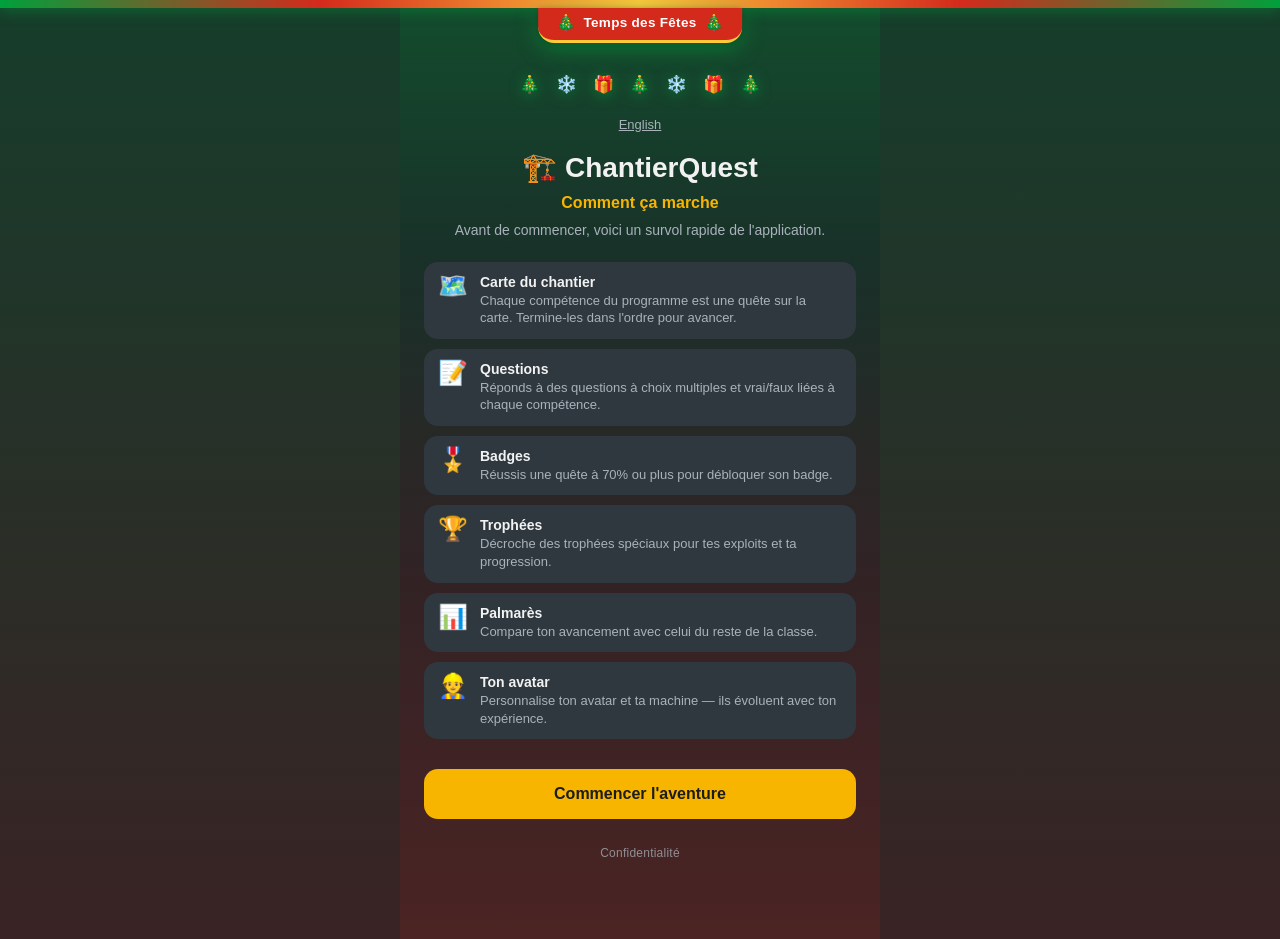
<file: index.html>
<!DOCTYPE html>
<html lang="fr">
<head>
<meta charset="UTF-8" />
<meta name="viewport" content="width=device-width, initial-scale=1, maximum-scale=1, viewport-fit=cover" />
<title>ChantierQuest — DEP 5220 / 5720</title>
<meta name="description" content="Application de révision gamifiée pour les élèves du DEP en Charpenterie-menuiserie." />
<meta name="theme-color" content="#8A6516" />

<!-- Ce qui fait d'une page web une application installable -->
<link rel="manifest" href="manifest.json" />
<link rel="icon" href="favicon.svg" type="image/svg+xml" />
<link rel="apple-touch-icon" href="icons/icon-192.png" />
<!-- iOS : plein écran, sans barre de navigateur, une fois ajoutée à l'écran d'accueil -->
<meta name="apple-mobile-web-app-capable" content="yes" />
<meta name="mobile-web-app-capable" content="yes" />
<meta name="apple-mobile-web-app-status-bar-style" content="black-translucent" />
<meta name="apple-mobile-web-app-title" content="ChantierQuest" />

<link rel="stylesheet" href="style.css" />
</head>
<body>
<div id="app"></div>
<script src="data.js"></script>
<!-- Carnet de stage : module en option de licence, chargé AVANT app.js.
     Inerte si l'option « carnet » n'est pas active pour le centre. -->
<script src="carnet.js"></script>
<!-- Messagerie enseignant → élève : chargée AVANT app.js (déclarations seulement) -->
<script src="messagerie.js"></script>
<script src="app.js"></script>
<!-- Couche d'accents saisonniers (décorative, optionnelle).
     Aperçu : ?theme=halloween | ?theme=noel | ?theme=paques | ?theme=aucun -->
<script src="theme-saisonnier.js"></script>
<script>
  // Enregistre le service worker : c'est lui qui rend l'app disponible hors ligne.
  if ("serviceWorker" in navigator) {
    window.addEventListener("load", function () {
      navigator.serviceWorker.register("sw.js").catch(function (e) {
        console.warn("Service worker non enregistré:", e);
      });
    });
  }
</script>
</body>
</html>
</file>
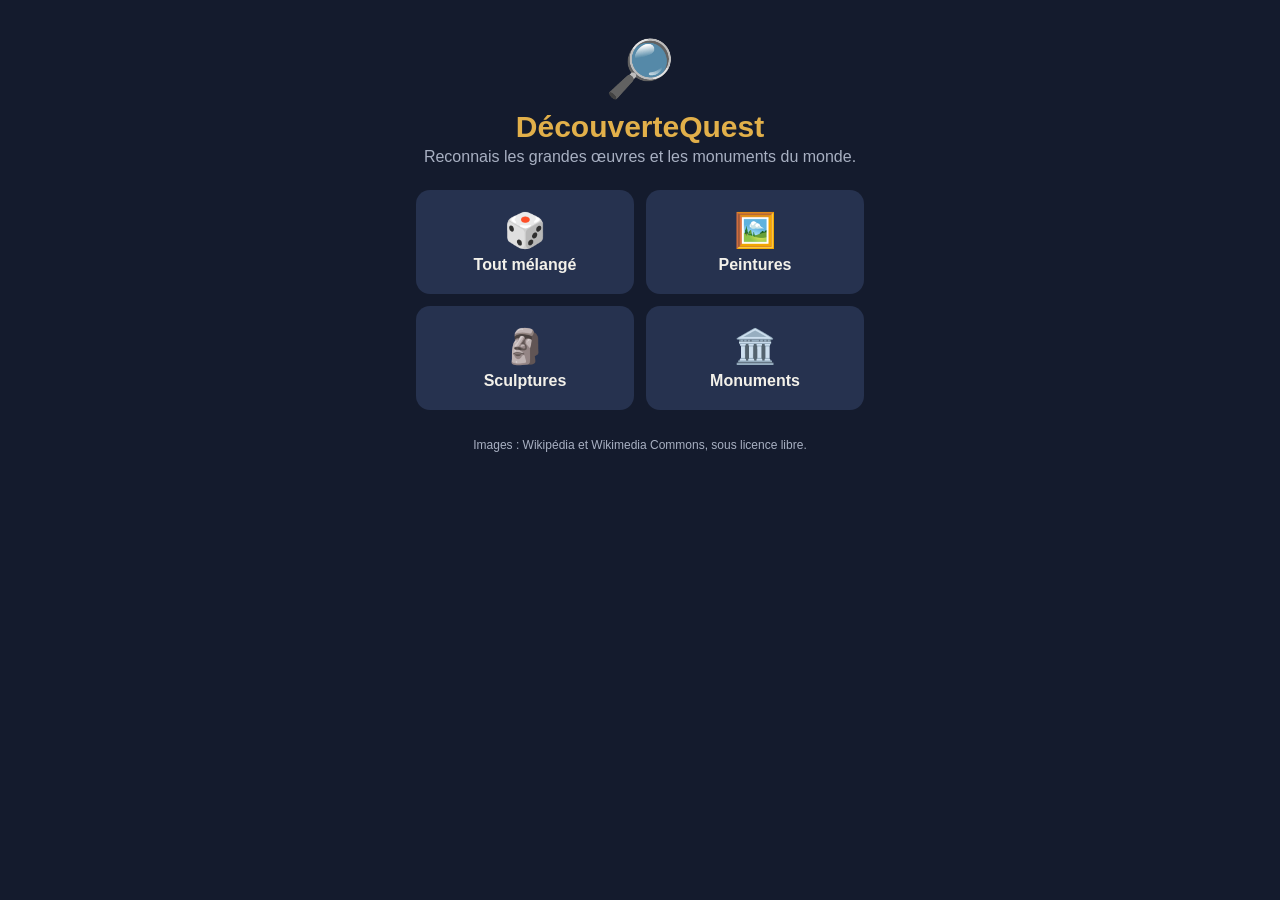
<file: decouverte/index.html>
<!DOCTYPE html>
<html lang="fr">
<head>
<meta charset="UTF-8" />
<meta name="viewport" content="width=device-width, initial-scale=1, maximum-scale=1, viewport-fit=cover" />
<title>DécouverteQuest</title>
<meta name="description" content="Jeu-questionnaire : reconnais les grandes œuvres d'art et les monuments du monde." />
<meta name="theme-color" content="#141b2d" />

<link rel="manifest" href="manifest.json" />
<!-- iOS : plein écran une fois ajoutée à l'écran d'accueil -->
<meta name="apple-mobile-web-app-capable" content="yes" />
<meta name="mobile-web-app-capable" content="yes" />
<meta name="apple-mobile-web-app-status-bar-style" content="black-translucent" />
<meta name="apple-mobile-web-app-title" content="DécouverteQuest" />

<link rel="stylesheet" href="style.css" />
</head>
<body>
<div id="app"></div>
<script src="data.js"></script>
<script src="app.js"></script>
</body>
</html>
</file>
<file: style.css>
:root {
  --safety-yellow: #f7b500;
  --dark: #1c2126;
  --dark-2: #262d35;
  --card: #2f383f;
  --text: #f2f2f2;
  --muted: #a9b2ba;
  --success: #3bb54a;
  --danger: #e13c3c;
  --radius: 14px;
}

* { box-sizing: border-box; }

html, body {
  margin: 0;
  padding: 0;
  background: var(--dark);
  color: var(--text);
  font-family: -apple-system, BlinkMacSystemFont, "Segoe UI", Roboto, Helvetica, Arial, sans-serif;
  -webkit-tap-highlight-color: transparent;
}

#app {
  max-width: 480px;
  margin: 0 auto;
  min-height: 100vh;
  display: flex;
  flex-direction: column;
  background: var(--dark);
  padding-top: env(safe-area-inset-top);
  padding-bottom: calc(24px + env(safe-area-inset-bottom));
}

button {
  font-family: inherit;
  cursor: pointer;
  border: none;
}

/* ---------- Onboarding ---------- */
.onboarding {
  padding: 32px 24px;
  display: flex;
  flex-direction: column;
  gap: 10px;
  text-align: center;
}
.lang-toggle-top { text-align: right; }
.lang-toggle-top button {
  background: none;
  color: var(--muted);
  text-decoration: underline;
  font-size: 13px;
}
.onboarding h1 { font-size: 28px; margin: 8px 0 0; }
.tagline { color: var(--safety-yellow); font-weight: 600; margin: 0; }
.program-title { color: var(--muted); font-size: 13px; margin-bottom: 16px; }
.field-label { text-align: left; font-size: 13px; color: var(--muted); margin-top: 12px; }
#nameInput, #classCodeInput {
  padding: 14px;
  border-radius: var(--radius);
  border: 1px solid #444;
  background: var(--dark-2);
  color: var(--text);
  font-size: 16px;
}
.totem-card {
  background: var(--card);
  border: 1px solid #3a444c;
  border-left: 3px solid var(--safety-yellow);
  border-radius: var(--radius);
  padding: 18px 16px;
  text-align: center;
}
.totem-emoji { font-size: 42px; line-height: 1; }
.totem-name { font-family: Georgia, "Times New Roman", serif; font-size: 24px; font-weight: 600; color: var(--text); margin-top: 8px; }
.totem-name b { color: var(--safety-yellow); font-weight: 600; }
.totem-hint { font-size: 12px; color: var(--muted); margin-top: 8px; line-height: 1.4; }
.totem-reroll {
  margin-top: 12px;
  width: 100%;
  background: var(--dark-2);
  color: var(--text);
  border: 1px solid #3a444c;
  border-radius: var(--radius);
  padding: 13px;
  font-size: 14px;
  font-weight: 600;
}
.share-toggle {
  margin-top: 18px;
  background: var(--card);
  border: 1px solid #3a444c;
  border-radius: var(--radius);
  padding: 14px 16px;
  display: flex;
  align-items: center;
  gap: 12px;
  cursor: pointer;
  text-align: left;
}
.share-toggle .tog {
  width: 44px; height: 26px; border-radius: 13px;
  background: #3a444c; flex-shrink: 0; position: relative; transition: background .18s;
}
.share-toggle .tog::after {
  content: ""; position: absolute; top: 3px; left: 3px;
  width: 20px; height: 20px; border-radius: 50%; background: #fff; transition: left .18s;
}
.share-toggle.on .tog { background: var(--safety-yellow); }
.share-toggle.on .tog::after { left: 21px; }
.share-lbl b { font-size: 14px; color: var(--text); }
.share-lbl small { display: block; color: var(--muted); font-size: 12px; margin-top: 2px; line-height: 1.35; }
.share-status { font-size: 12.5px; color: var(--muted); margin-top: 12px; text-align: center; }
.share-status.on { color: var(--safety-yellow); }
.access-gate { justify-content: center; }
.access-code-input {
  padding: 20px 16px;
  border-radius: var(--radius);
  border: 2px solid #555;
  background: var(--dark-2);
  color: var(--text);
  font-size: 26px;
  font-weight: 700;
  letter-spacing: 3px;
  text-align: center;
  text-transform: uppercase;
  width: 100%;
  box-sizing: border-box;
  margin-top: 8px;
}
.access-code-input:focus {
  outline: none;
  border-color: var(--safety-yellow);
}
.access-error {
  color: #ff6b5e;
  font-size: 14px;
  margin-top: 12px;
  text-align: center;
}
.welcome-screen { text-align: left; }
.welcome-screen .lang-toggle-top,
.welcome-screen h1,
.welcome-screen .tagline { text-align: center; }
.welcome-intro {
  color: var(--muted);
  font-size: 14px;
  text-align: center;
  margin: 0 0 6px;
}
.welcome-list {
  display: flex;
  flex-direction: column;
  gap: 10px;
  margin-top: 8px;
}
.welcome-item {
  display: flex;
  align-items: flex-start;
  gap: 12px;
  background: var(--card);
  border-radius: var(--radius);
  padding: 12px 14px;
}
.welcome-icon { font-size: 24px; line-height: 1; }
.welcome-item-title { font-weight: 700; font-size: 14px; margin-bottom: 2px; }
.welcome-item-desc { font-size: 13px; color: var(--muted); line-height: 1.35; }
.avatar-char-grid {
  display: grid;
  grid-template-columns: repeat(3, 1fr);
  gap: 10px;
  margin-top: 6px;
}
.avatar-char-btn {
  background: var(--dark-2);
  border: 2px solid transparent;
  border-radius: var(--radius);
  padding: 8px 4px;
  display: flex;
  flex-direction: column;
  align-items: center;
  gap: 4px;
}
.avatar-char-btn svg { border-radius: 50%; }
.avatar-char-btn span { font-size: 10px; color: var(--muted); line-height: 1.2; text-align: center; }
.avatar-char-btn.selected { border-color: var(--safety-yellow); }
.avatar-char-btn.selected span { color: var(--text); font-weight: 600; }

.color-picker { display: flex; gap: 10px; justify-content: center; flex-wrap: wrap; margin-top: 14px; }
.color-swatch {
  width: 30px; height: 30px;
  border-radius: 50%;
  border: 3px solid transparent;
}
.color-swatch.selected { border-color: white; }

.vehicle-grid {
  display: grid;
  grid-template-columns: repeat(2, 1fr);
  gap: 10px;
  margin-top: 6px;
}
.vehicle-btn {
  background: var(--dark-2);
  border: 2px solid transparent;
  border-radius: var(--radius);
  padding: 10px 4px 8px;
  display: flex;
  flex-direction: column;
  align-items: center;
  gap: 4px;
}
.vehicle-btn.selected { border-color: var(--safety-yellow); }
.vehicle-btn span { font-size: 11px; color: var(--muted); }
.vehicle-btn.selected span { color: var(--text); font-weight: 600; }

.vehicle-showcase {
  background: var(--card);
  border-radius: var(--radius);
  padding: 10px 10px 14px;
  margin-bottom: 16px;
  display: flex;
  flex-direction: column;
  align-items: center;
}
.vehicle-frame {
  height: 190px;
  width: 100%;
  display: flex;
  align-items: flex-end;
  justify-content: center;
  overflow: visible;
}
.vehicle-caption { font-size: 12px; color: var(--muted); margin-top: 8px; text-align: center; }
.cta {
  margin-top: 20px;
  background: var(--safety-yellow);
  color: #1c1c1c;
  font-weight: 700;
  font-size: 16px;
  padding: 16px;
  border-radius: var(--radius);
}
.secondary {
  margin-top: 10px;
  background: var(--card);
  color: var(--text);
  padding: 14px;
  border-radius: var(--radius);
}
.secondary.danger { color: var(--danger); }

/* ---------- Topbar ---------- */
.topbar {
  display: flex;
  align-items: center;
  justify-content: space-between;
  padding: 16px 16px 8px;
}
.brand { display: flex; align-items: center; gap: 10px; }
.avatar-chip {
  width: 42px; height: 42px; border-radius: 50%;
  display: flex; align-items: center; justify-content: center;
  overflow: hidden;
  flex-shrink: 0;
}
.avatar-chip svg { display: block; }
.brand-name { font-weight: 700; font-size: 15px; }
.brand-level { font-size: 12px; color: var(--muted); }
.topbar-actions { display: flex; align-items: center; gap: 8px; }
.lang-btn {
  background: var(--card);
  color: var(--text);
  padding: 8px 12px;
  border-radius: 10px;
  font-size: 13px;
  font-weight: 700;
}
.reset-btn {
  background: var(--card);
  color: var(--muted);
  width: 34px;
  height: 34px;
  border-radius: 10px;
  font-size: 15px;
  display: flex;
  align-items: center;
  justify-content: center;
}

.tabs {
  display: flex;
  gap: 6px;
  padding: 0 16px 12px;
}
.tabs button {
  flex: 1;
  background: var(--dark-2);
  color: var(--muted);
  padding: 9px 3px;
  border-radius: 10px;
  font-size: 11px;
  white-space: nowrap;
}
.tabs button.active {
  background: var(--safety-yellow);
  color: #1c1c1c;
  font-weight: 700;
}

.content { padding: 8px 16px 24px; }

/* ---------- Progress / Map ---------- */
.progress-banner { margin-bottom: 16px; }
.progress-bar {
  height: 10px;
  background: var(--dark-2);
  border-radius: 6px;
  overflow: hidden;
}
.progress-fill {
  height: 100%;
  background: linear-gradient(90deg, var(--safety-yellow), var(--success));
}
.progress-label { font-size: 12px; color: var(--muted); margin-top: 6px; text-align: right; }

.quest-path { display: flex; flex-direction: column; gap: 10px; }
.quest-node {
  display: flex;
  flex-direction: column;
  gap: 10px;
  background: var(--card);
  border-radius: var(--radius);
  padding: 12px;
}
.quest-node.done { border: 1px solid var(--success); }
.quest-node.locked { opacity: 0.45; }
.quest-node.premium-locked { opacity: 1; border: 1px dashed var(--muted); }
.quest-node.premium-locked .quest-node-main { cursor: pointer; }
.quest-premium-note { font-size: 11px; font-weight: 600; color: var(--muted); margin-top: 2px; }
.premium-overlay { position: fixed; inset: 0; background: rgba(0,0,0,0.55); display: flex; align-items: center; justify-content: center; padding: 20px; z-index: 1000; }
.premium-dialog { background: var(--card); border-radius: var(--radius); padding: 22px; max-width: 340px; width: 100%; text-align: center; box-shadow: 0 12px 40px rgba(0,0,0,0.35); }
.premium-dialog h2 { font-size: 17px; margin: 8px 0; }
.premium-dialog p { font-size: 14px; color: var(--muted); margin-bottom: 16px; }
.premium-badge { font-size: 12px; font-weight: 700; color: var(--muted); }
.premium-dialog .field-label { margin-top: 4px; }
.premium-dialog .access-code-input { font-size: 18px; letter-spacing: 1.5px; padding: 12px 10px; margin-top: 6px; }
.premium-dialog .access-error { margin-top: 8px; margin-bottom: 0; }
.premium-dialog .premium-or { font-size: 12px; color: var(--muted); margin: 14px 0 4px; text-transform: uppercase; letter-spacing: 1px; }
.premium-dialog .cta { display: block; text-decoration: none; margin-bottom: 10px; }
.premium-dialog .secondary { display: block; text-decoration: none; margin-bottom: 10px; }
.quest-node-main { display: flex; align-items: center; gap: 12px; cursor: pointer; }
.quest-icon { font-size: 26px; width: 36px; text-align: center; }
.quest-body { flex: 1; }
.quest-num { font-size: 11px; color: var(--muted); }
.quest-title { font-size: 14px; font-weight: 600; }
.quest-meta { font-size: 11px; color: var(--muted); margin-top: 2px; }
.quest-status { font-size: 18px; }

/* ---------- Paliers de difficulté (Débutant / Intermédiaire / Avancé) ---------- */
.tier-row { display: flex; gap: 8px; }
.tier-pill {
  flex: 1;
  background: var(--dark-2);
  color: var(--text);
  border-radius: 10px;
  padding: 8px 4px;
  display: flex;
  flex-direction: column;
  align-items: center;
  gap: 2px;
  font-size: 10px;
  border: 2px solid transparent;
}
.tier-pill:disabled { opacity: 0.4; }
.tier-pill.done { border-color: var(--success); background: #1f3325; }
.tier-pill.locked { opacity: 0.5; }
.tier-pill-icon { font-size: 15px; }
.tier-pill-name { font-weight: 600; }
.tier-pill-score { color: var(--safety-yellow); font-weight: 700; }
.quest-intro-tier {
  display: inline-block;
  background: var(--card);
  color: var(--safety-yellow);
  font-size: 12px;
  font-weight: 700;
  padding: 5px 12px;
  border-radius: 20px;
  margin: 8px 0;
}

/* ---------- Quest intro / quiz ---------- */
.quest-intro { text-align: center; }
.quest-intro-icon { font-size: 48px; }
.quest-code { color: var(--muted); font-size: 13px; }
.best-score { color: var(--safety-yellow); font-weight: 700; }

.quiz-progress { color: var(--muted); font-size: 12px; margin-bottom: 6px; }
.quiz-question { font-size: 18px; line-height: 1.4; }
.scenario-badge {
  display: inline-block;
  background: #2a3a4d;
  color: #8fc6ff;
  font-size: 11px;
  font-weight: 700;
  padding: 4px 10px;
  border-radius: 20px;
  margin-bottom: 8px;
}

/* ---------- Questions d'association de termes ("match") ---------- */
.match-prompt { color: var(--muted); font-size: 13px; margin: 12px 0 8px; }
.match-columns { display: flex; gap: 10px; }
.match-col { flex: 1; display: flex; flex-direction: column; gap: 8px; }
.match-btn {
  background: var(--card);
  color: var(--text);
  padding: 10px 8px;
  border-radius: 10px;
  font-size: 12px;
  line-height: 1.3;
  border: 2px solid transparent;
  text-align: left;
  min-height: 44px;
}
.match-term.selected { border-color: var(--safety-yellow); background: #3a3320; }
.match-btn.matched { border-color: var(--success); background: #1f3325; opacity: 0.75; }
.match-btn.wrong { border-color: var(--danger); background: #3a2020; animation: match-shake 0.35s; }
@keyframes match-shake {
  0%, 100% { transform: translateX(0); }
  25% { transform: translateX(-4px); }
  75% { transform: translateX(4px); }
}

/* ---------- Questions avec image de cabine ---------- */
.cabin-wrap {
  position: relative;
  margin: 12px 0 14px;
  border-radius: var(--radius);
  overflow: hidden;
  background: #cfd6db;
  line-height: 0;
}
.cabin-svg { display: block; width: 100%; height: auto; }
.cabin-hotspots { position: absolute; inset: 0; }
.hotspot-dot {
  position: absolute;
  width: 15%;
  padding-top: 15%;
  height: 0;
  margin-left: -7.5%;
  margin-top: -7.5%;
  border-radius: 50%;
  background: rgba(255, 255, 255, 0.001);
  border: 2px dashed rgba(255, 255, 255, 0.6);
}
.hotspot-dot.selected {
  border: 3px solid var(--safety-yellow);
  background: rgba(247, 181, 0, 0.25);
}
.hotspot-legend { margin-top: 4px; }

.choices { display: flex; flex-direction: column; gap: 10px; margin-top: 14px; }
.choice-btn {
  text-align: left;
  background: var(--card);
  color: var(--text);
  padding: 14px;
  border-radius: 12px;
  font-size: 14px;
  border: 2px solid transparent;
}
.choice-btn.selected {
  border-color: var(--safety-yellow);
  background: #3a3320;
}

.tf-choices {
  display: flex;
  gap: 12px;
  margin-top: 18px;
}
.tf-btn {
  flex: 1;
  background: var(--card);
  color: var(--text);
  padding: 22px 8px;
  border-radius: var(--radius);
  font-size: 16px;
  font-weight: 700;
  border: 2px solid transparent;
  text-align: center;
}
.tf-btn.selected {
  border-color: var(--safety-yellow);
  background: #3a3320;
}
.quiz-nav {
  display: flex;
  justify-content: space-between;
  margin-top: 20px;
}
.quiz-nav .cta:disabled { opacity: 0.4; }

.quest-result { text-align: center; position: relative; }
.result-icon { font-size: 52px; }
.result-icon.celebrate { animation: result-pop 0.6s ease; }
@keyframes result-pop {
  0% { transform: scale(0.3) rotate(-15deg); opacity: 0; }
  60% { transform: scale(1.25) rotate(8deg); opacity: 1; }
  100% { transform: scale(1) rotate(0deg); }
}
.result-score { font-size: 18px; font-weight: 700; }
.result-xp { color: var(--safety-yellow); font-weight: 700; }
.result-pass { color: var(--success); font-weight: 600; }
.result-fail { color: var(--danger); font-weight: 600; }
.result-mastery {
  color: var(--safety-yellow);
  font-weight: 800;
  font-size: 15px;
  animation: mastery-glow 1.2s ease-in-out infinite alternate;
}
@keyframes mastery-glow {
  from { text-shadow: 0 0 4px rgba(247,181,0,0.3); }
  to { text-shadow: 0 0 14px rgba(247,181,0,0.85); }
}

/* ---------- Confettis de célébration (paliers réussis) ---------- */
.confetti-burst {
  position: fixed;
  inset: 0;
  overflow: hidden;
  pointer-events: none;
  z-index: 50;
}
.confetti-piece {
  position: absolute;
  top: -12px;
  width: 8px;
  height: 14px;
  border-radius: 2px;
  opacity: 0.95;
  animation-name: confetti-fall;
  animation-timing-function: cubic-bezier(0.35, 0.55, 0.65, 1);
  animation-fill-mode: forwards;
}
@keyframes confetti-fall {
  0% { transform: translateY(0) rotate(0deg); opacity: 1; }
  100% { transform: translateY(620px) rotate(560deg); opacity: 0; }
}

/* ---------- Badges / Trophies ---------- */
.grid {
  display: grid;
  grid-template-columns: 1fr 1fr;
  gap: 10px;
}
.badge-card {
  background: var(--card);
  border-radius: var(--radius);
  padding: 14px;
  text-align: center;
}
.badge-card.locked { opacity: 0.4; }
.badge-icon { font-size: 30px; }
.badge-title { font-size: 12px; font-weight: 600; margin-top: 6px; }
.badge-desc { font-size: 10px; color: var(--muted); margin-top: 4px; }

/* ---------- Leaderboard ---------- */
.leaderboard-list { display: flex; flex-direction: column; gap: 8px; }
.leaderboard-row {
  display: flex;
  align-items: center;
  gap: 10px;
  background: var(--card);
  border-radius: 12px;
  padding: 8px 12px;
}
.leaderboard-row.you {
  border: 2px solid var(--safety-yellow);
  background: #3a3320;
}
.lb-rank { width: 26px; text-align: center; font-weight: 700; font-size: 14px; }
.lb-avatar { width: 36px; height: 36px; border-radius: 50%; overflow: hidden; flex-shrink: 0; }
.lb-avatar svg { display: block; }
.lb-name { flex: 1; font-size: 13px; font-weight: 600; }
.lb-you-tag { color: var(--safety-yellow); font-weight: 700; font-size: 11px; }
.lb-xp { font-size: 12px; color: var(--muted); font-weight: 700; }
.leaderboard-note { font-size: 11px; color: var(--muted); text-align: center; margin-top: 14px; }

.toast {
  position: fixed;
  bottom: 20px;
  left: 50%;
  transform: translateX(-50%);
  background: var(--safety-yellow);
  color: #1c1c1c;
  padding: 12px 18px;
  border-radius: 12px;
  font-weight: 700;
  font-size: 13px;
  box-shadow: 0 4px 16px rgba(0,0,0,0.4);
}

/* ---------- Revue des erreurs ---------- */
.review { text-align: left; margin: 22px 0 8px; border-top: 1px solid #3a444c; padding-top: 18px; }
.review-title { font-size: 15px; color: var(--safety-yellow); margin: 0 0 14px; }
.review-item { background: var(--card); border-radius: var(--radius); padding: 14px 16px; margin-bottom: 12px; }
.review-q { font-size: 14px; font-weight: 600; color: var(--text); margin-bottom: 10px; white-space: pre-line; line-height: 1.4; }
.review-line { font-size: 13.5px; padding: 4px 0; line-height: 1.4; }
.review-line.yours { color: #ff6b5e; }
.review-line.good { color: var(--success); font-weight: 600; }
.review-expl { font-size: 13px; color: var(--muted); margin-top: 8px; padding-top: 8px; border-top: 1px dashed #3a444c; line-height: 1.5; }

/* ---------- Bandeau CFP (nom du centre rattaché au code de classe) ---------- */
.cfp-banner {
  display: flex;
  align-items: center;
  gap: 12px;
  background: var(--card);
  border-left: 3px solid var(--safety-yellow);
  border-radius: var(--radius);
  padding: 12px 14px;
  margin: 14px 0 4px;
  text-align: left;
}
.cfp-banner .cfp-logo {
  width: 40px;
  height: 40px;
  object-fit: contain;
  border-radius: 8px;
  flex: 0 0 auto;
  background: #fff;
}
.cfp-banner .cfp-name {
  font-weight: 700;
  color: var(--text);
  font-size: 15px;
  line-height: 1.25;
}
.cfp-banner .cfp-prog {
  color: var(--muted);
  font-size: 12px;
  margin-top: 2px;
}
.join-error {
  color: var(--danger);
  font-size: 13px;
  margin: 12px 0 0;
  text-align: center;
}

/* Loi 25 : pied de page discret vers la politique de confidentialité */
.privacy-footer{text-align:center;padding:14px 0 22px;}
.privacy-footer a{font-size:12px;color:var(--muted);text-decoration:none;opacity:.75;letter-spacing:.02em;}
.privacy-footer a:hover{opacity:1;text-decoration:underline;}

/* ---------- Carnet de stage (module en option — carnet.js) ----------
   Reprend les jetons de ChantierQuest : fond ardoise, jaune sécurité,
   cartes var(--card). Aucun style de la maquette n'est importé. */
.tabs.tabs-5 button { font-size: 10px; padding: 9px 2px; white-space: normal; line-height: 1.15; }
.tabs.carnet-subtabs { padding-top: 0; }
.tabs.carnet-subtabs button { font-size: 12px; }

.carnet-head { margin-bottom: 14px; }
.carnet-head h2 { font-size: 20px; margin: 0; }
.carnet-head p { font-size: 12.5px; color: var(--muted); margin: 3px 0 0; }

.carnet-card {
  background: var(--card);
  border-radius: var(--radius);
  padding: 14px 16px;
  margin-bottom: 12px;
}
.carnet-card h3 { font-size: 14px; margin: 0 0 10px; }
.carnet-card .cta { margin-top: 14px; width: 100%; }
.carnet-card .secondary { width: 100%; }
.carnet-eyebrow { font-size: 10.5px; text-transform: uppercase; letter-spacing: .08em; color: var(--muted); font-weight: 700; }
.carnet-sub { font-size: 12.5px; color: var(--muted); margin-top: 4px; line-height: 1.4; }
.carnet-sub.ok { color: var(--success); }
.carnet-sub.refaire { color: #ff8f8f; }
.carnet-avis { font-size: 13.5px; color: var(--muted); margin: 0 0 10px; line-height: 1.5; }
.carnet-mineur { font-size: 12px; color: var(--muted); border-left: 3px solid var(--safety-yellow); padding-left: 10px; margin: 12px 0; line-height: 1.45; }
.carnet-loi25 { font-size: 11.5px; color: var(--muted); margin: 14px 0 0; line-height: 1.5; }
.carnet-lien { display: inline-block; margin-top: 12px; font-size: 12px; color: var(--muted); }
.carnet-consent p { font-size: 13.5px; line-height: 1.5; margin: 0 0 8px; }

/* En-tête « Mon stage » (touchable pour modifier) */
.carnet-stage { display: flex; align-items: center; gap: 10px; cursor: pointer; }
.carnet-stage-txt { flex: 1; min-width: 0; }
.carnet-stage-txt b { font-size: 15px; }
.carnet-modifier { font-size: 11.5px; font-weight: 700; color: var(--safety-yellow); white-space: nowrap; }

/* Compteur de gestes validés */
.carnet-level { display: flex; align-items: baseline; justify-content: space-between; gap: 8px; margin-bottom: 8px; }
.carnet-level b { font-size: 22px; font-weight: 700; }
.carnet-level span { font-size: 12px; color: var(--muted); }

/* Badges de stage */
.carnet-badges { display: grid; grid-template-columns: repeat(4, 1fr); gap: 10px 6px; }
.carnet-badge { display: grid; justify-items: center; gap: 4px; text-align: center; font-size: 10px; line-height: 1.2; color: var(--muted); }
.carnet-hex {
  width: 44px; height: 50px;
  clip-path: polygon(50% 0, 100% 25%, 100% 75%, 50% 100%, 0 75%, 0 25%);
  background: var(--dark-2);
  display: grid; place-items: center; font-size: 18px;
}
.carnet-badge.on { color: var(--text); font-weight: 600; }
.carnet-badge.on .carnet-hex { background: var(--safety-yellow); }

/* Liste des gestes */
.carnet-list { display: flex; flex-direction: column; gap: 8px; }
.carnet-row { background: var(--card); border-radius: 12px; padding: 11px 13px; border: 1px solid transparent; }
.carnet-row.cliquable { cursor: pointer; border-color: #3a444c; }
.carnet-row.cliquable:active { border-color: var(--safety-yellow); }
.carnet-row-main { display: flex; align-items: center; gap: 9px; }
.carnet-row-icon { font-size: 18px; width: 22px; text-align: center; flex: none; }
/* `overflow-wrap: anywhere` : le nom d'un geste peut maintenant être écrit
   par l'élève. Un mot de 40 caractères sans espace ne doit pas pousser la
   pastille de statut hors de la carte. */
.carnet-row-nom { flex: 1; font-size: 13.5px; font-weight: 600; min-width: 0; overflow-wrap: anywhere; }
.carnet-pill { font-size: 10.5px; font-weight: 700; padding: 3px 9px; border-radius: 99px; white-space: nowrap; flex: none; }
.carnet-pill.attente { background: var(--dark-2); color: var(--muted); }
.carnet-pill.validee { background: #1f3325; color: var(--success); }
.carnet-pill.refaire { background: #3a2020; color: #ff8f8f; }
.carnet-pill.afaire  { background: transparent; color: var(--safety-yellow); border: 1px dashed var(--safety-yellow); }

/* Formulaire */
.carnet-input {
  width: 100%;
  background: var(--dark-2);
  color: var(--text);
  border: 1px solid #444;
  border-radius: 10px;
  padding: 12px;
  font-size: 16px;   /* 16px : évite le zoom automatique d'iOS à la saisie */
  font-family: inherit;
}
.carnet-textarea { min-height: 80px; resize: vertical; }
/* Date + Heures côte à côte.
   ⚠️ CORRECTIF (vu sur iPhone, Safari iOS, ~390 px) : les enfants d'une
   grille ont `min-width: auto` et REFUSENT de descendre sous la largeur
   intrinsèque de leur contenu. Le <input type="date"> natif de Safari iOS
   est large (« 8 oct. 2026 » + ses contrôles) : il débordait de la colonne
   `1fr` et recouvrait la case Heures. `min-width: 0` sur les deux colonnes
   ET sur les champs eux-mêmes (ils sont petits-enfants) autorise le
   rétrécissement. 96 px au lieu de 90 : la case Heures et son étiquette
   tiennent sans se faire couper à 375 px. */
.carnet-inline { display: grid; grid-template-columns: 1fr 96px; gap: 8px; }
.carnet-inline > * { min-width: 0; }
.carnet-inline .carnet-input { min-width: 0; max-width: 100%; }

/* Champ libre « Autre — je l'écris moi-même ». Pleine largeur, donc aucun
   risque de reproduire le débordement de la grille ci-dessus. */
.carnet-libre[hidden] { display: none; }
.carnet-libre .carnet-input { width: 100%; min-width: 0; }
.carnet-libre-aide { margin-top: 6px; }
.carnet-file { position: absolute; width: 1px; height: 1px; opacity: 0; pointer-events: none; }
.carnet-drop {
  display: grid; place-items: center; gap: 6px;
  min-height: 140px; padding: 14px;
  border: 2px dashed #4a545e; border-radius: 12px;
  background: var(--dark-2); color: var(--muted);
  text-align: center; font-size: 12.5px; cursor: pointer;
}
.carnet-drop b { color: var(--text); font-size: 14px; }
.carnet-drop-icon { font-size: 30px; }
.carnet-drop img { max-width: 100%; max-height: 220px; border-radius: 10px; display: block; }

/* Journal d'heures */
.carnet-log { display: flex; flex-direction: column; }
.carnet-log-row {
  display: grid; grid-template-columns: 86px 1fr auto 26px;
  gap: 8px; align-items: center;
  padding: 9px 0; border-bottom: 1px solid #3a444c; font-size: 12.5px;
}
/* L'engin d'une journée peut être écrit à la main : la colonne doit pouvoir
   rétrécir (même raison que .carnet-inline ci-dessus), le texte est déjà
   coupé par l'ellipse de .carnet-log-engin. */
.carnet-log-row > * { min-width: 0; }
.carnet-log-row:last-child { border-bottom: none; }
.carnet-log-date { color: var(--muted); font-variant-numeric: tabular-nums; }
.carnet-log-engin { color: var(--text); overflow: hidden; text-overflow: ellipsis; white-space: nowrap; }
.carnet-log-h { font-weight: 700; color: var(--safety-yellow); font-variant-numeric: tabular-nums; }
.carnet-log-del { background: none; color: var(--muted); font-size: 14px; padding: 2px 4px; }
.carnet-log-del:hover { color: var(--danger); }

/* --- StageQuest : la décision de l'enseignant vient d'arriver --- */
/* Un changement de pastille passe inaperçu : on l'annonce en haut de la vue. */
.carnet-flash {
  border-radius: 12px;
  padding: 11px 13px;
  margin-bottom: 10px;
  font-size: 13px;
  font-weight: 600;
  line-height: 1.4;
  border: 1px solid transparent;
  animation: carnet-flash-in .45s ease-out;
}
.carnet-flash.ok { background: #1f3325; color: var(--success); border-color: #2c5a37; }
.carnet-flash.refaire { background: #3a2020; color: #ff8f8f; border-color: #5a2d2d; }
@keyframes carnet-flash-in {
  from { transform: translateY(-6px); opacity: 0; }
  to   { transform: none; opacity: 1; }
}
@media (prefers-reduced-motion: reduce) { .carnet-flash { animation: none; } }

/* ---------- Messagerie enseignant → élève (messagerie.js) ----------
   Reprend les jetons de l'app (carte sombre, accent jaune). Aucun nouvel
   onglet : un bandeau sur la carte quand il y a du non lu, une pastille sur
   le bouton 👥, et l'historique depuis « Ma classe ». */
.reset-btn { position: relative; }
.msg-point {
  position: absolute; top: -7px; right: -8px;
  min-width: 19px; height: 19px; padding: 0 5px; border-radius: 10px;
  background: var(--danger); border: 2px solid var(--dark);
  color: #fff; font-size: 11px; font-weight: 800; line-height: 15px;
  text-align: center; box-sizing: border-box; pointer-events: none;
  font-family: -apple-system, BlinkMacSystemFont, "Segoe UI", Roboto, sans-serif;
}
.msg-banniere {
  width: 100%; display: flex; align-items: center; gap: 12px;
  background: var(--safety-yellow); color: #1c1c1c;
  border-radius: var(--radius); padding: 13px 14px; margin: 0 0 14px;
  text-align: left; box-shadow: 0 4px 14px rgba(0,0,0,.25);
}
.msg-banniere-ic { font-size: 24px; flex-shrink: 0; }
.msg-banniere-tx { flex: 1; min-width: 0; }
.msg-banniere-tx b { display: block; font-size: 15px; }
.msg-banniere-tx small { display: block; font-size: 12.5px; opacity: .8; margin-top: 1px; }
.msg-banniere-fl { font-size: 24px; font-weight: 700; flex-shrink: 0; }
.msg-ouvrir { width: 100%; display: flex; align-items: center; justify-content: center; gap: 8px; flex-wrap: wrap; font-weight: 700; font-size: 14px; }
.msg-compte { background: var(--danger); color: #fff; font-size: 11.5px; font-weight: 700; border-radius: 10px; padding: 2px 8px; }
.msg-info { font-size: 13px; color: var(--muted); background: var(--dark-2); border-radius: var(--radius); padding: 11px 13px; margin: 10px 0 0; text-align: left; line-height: 1.45; }
.msg-ecran { text-align: left; }
.msg-ecran h1 { text-align: center; }
.msg-ecran .welcome-intro { text-align: center; }
.msg-liste { display: flex; flex-direction: column; gap: 12px; margin-top: 12px; }
.msg-vide { text-align: center; color: var(--muted); font-size: 14px; padding: 24px 0; }
.msg-carte { background: var(--card); border: 1px solid #3a444c; border-radius: var(--radius); padding: 14px 15px; min-width: 0; }
.msg-carte.nouveau { border-color: var(--safety-yellow); box-shadow: 0 0 0 1px var(--safety-yellow); }
.msg-tete { display: flex; align-items: baseline; justify-content: space-between; gap: 10px; flex-wrap: wrap; }
.msg-tete b { font-size: 14.5px; min-width: 0; overflow-wrap: anywhere; }
.msg-portee { font-size: 11px; color: var(--muted); background: var(--dark-2); border-radius: 10px; padding: 2px 8px; white-space: nowrap; }
.msg-date { font-size: 12px; color: var(--muted); margin-top: 3px; }
.msg-neuf { color: var(--safety-yellow); font-weight: 700; }
.msg-texte { margin: 10px 0 0; font-size: 15px; line-height: 1.5; white-space: pre-line; overflow-wrap: anywhere; }
.msg-accuses { display: grid; grid-template-columns: 1fr 1fr; gap: 8px; margin-top: 12px; }
.msg-acc { min-width: 0; background: var(--dark-2); color: var(--text); border: 1px solid #3a444c; border-radius: 10px; padding: 11px 6px; font-size: 13px; font-weight: 600; line-height: 1.25; }
.msg-acc.on { background: var(--safety-yellow); color: #1c1c1c; border-color: var(--safety-yellow); font-weight: 700; }
.msg-etat { font-size: 12px; color: var(--muted); margin-top: 8px; }
@media (max-width: 340px) { .msg-accuses { grid-template-columns: 1fr; } }
</file>
<file: decouverte/style.css>
:root {
  --or: #e2b04a;
  --fond: #141b2d;
  --fond-2: #1d2740;
  --carte: #26324f;
  --texte: #f3f1ea;
  --muted: #a8b0c2;
  --succes: #3bb54a;
  --danger: #e13c3c;
  --radius: 14px;
}

* { box-sizing: border-box; }

html, body {
  margin: 0;
  padding: 0;
  background: var(--fond);
  color: var(--texte);
  font-family: -apple-system, BlinkMacSystemFont, "Segoe UI", Roboto, Helvetica, Arial, sans-serif;
  -webkit-tap-highlight-color: transparent;
}

#app {
  max-width: 480px;
  margin: 0 auto;
  min-height: 100vh;
  padding: calc(12px + env(safe-area-inset-top)) 16px calc(24px + env(safe-area-inset-bottom));
}

button { font-family: inherit; cursor: pointer; border: none; }
a { color: var(--or); }

/* ---------- Boutons ---------- */
.btn {
  display: block;
  width: 100%;
  margin-top: 16px;
  padding: 15px;
  border-radius: var(--radius);
  background: var(--or);
  color: #1a1407;
  font-size: 17px;
  font-weight: 700;
}
.btn-lien {
  background: none;
  color: var(--muted);
  font-size: 15px;
  padding: 12px;
}

/* ---------- Accueil ---------- */
.accueil { text-align: center; padding-top: 24px; }
.logo { font-size: 56px; }
.accueil h1 { margin: 8px 0 4px; font-size: 30px; color: var(--or); }
.sous-titre { color: var(--muted); margin: 0 0 24px; }
.cats { display: grid; grid-template-columns: 1fr 1fr; gap: 12px; }
.cat {
  background: var(--carte);
  color: var(--texte);
  border-radius: var(--radius);
  padding: 20px 10px;
  display: flex;
  flex-direction: column;
  align-items: center;
  gap: 6px;
  font-size: 16px;
  font-weight: 600;
}
.cat:active { transform: scale(0.97); }
.cat-emoji { font-size: 34px; }
.cat-record { font-size: 12px; font-weight: 400; color: var(--or); }
.note { color: var(--muted); font-size: 12px; margin-top: 28px; }

/* ---------- Chargement / erreur ---------- */
.centre { text-align: center; padding-top: 30vh; color: var(--muted); }
.gros { font-size: 48px; margin: 0; }
.spinner {
  width: 42px; height: 42px; margin: 0 auto 16px;
  border: 4px solid var(--carte); border-top-color: var(--or);
  border-radius: 50%;
  animation: tourne 0.9s linear infinite;
}
@keyframes tourne { to { transform: rotate(360deg); } }

/* ---------- Question ---------- */
.haut { display: flex; align-items: center; gap: 10px; margin-bottom: 12px; }
.haut .btn-lien { padding: 6px 8px; font-size: 18px; }
.progres { flex: 1; height: 8px; background: var(--carte); border-radius: 4px; overflow: hidden; }
.progres div { height: 100%; background: var(--or); transition: width 0.3s; }
.score { font-weight: 700; min-width: 56px; text-align: right; }

.cadre {
  background: var(--fond-2);
  border-radius: var(--radius);
  height: 46vh;
  display: flex;
  align-items: center;
  justify-content: center;
  overflow: hidden;
  border: 3px solid #3a3020;
}
.cadre img { max-width: 100%; max-height: 100%; object-fit: contain; }

.question { font-size: 18px; font-weight: 600; margin: 14px 0 10px; display: flex; justify-content: space-between; align-items: baseline; }
.compteur { color: var(--muted); font-size: 14px; font-weight: 400; }

.choix { display: grid; gap: 10px; }
.choix-btn {
  background: var(--carte);
  color: var(--texte);
  padding: 14px;
  border-radius: var(--radius);
  font-size: 16px;
  text-align: left;
  border: 2px solid transparent;
}
.choix-btn:disabled { cursor: default; opacity: 0.6; }
.choix-btn.bon { border-color: var(--succes); background: #1f4a2a; opacity: 1; }
.choix-btn.mauvais { border-color: var(--danger); background: #4a1f22; opacity: 1; }

/* ---------- Fiche après réponse ---------- */
.fiche {
  margin-top: 14px;
  background: var(--fond-2);
  border-radius: var(--radius);
  padding: 16px;
  border-left: 5px solid var(--or);
}
.fiche-bon { border-left-color: var(--succes); }
.fiche-mauvais { border-left-color: var(--danger); }
.verdict { margin: 0; font-weight: 700; color: var(--muted); }
.fiche h2 { margin: 6px 0 2px; font-size: 20px; color: var(--or); }
.detail { margin: 0 0 10px; color: var(--muted); }
.extrait { margin: 0 0 8px; line-height: 1.45; font-size: 15px; }
.lien { font-size: 14px; }
.credit { font-size: 11px; color: var(--muted); margin: 12px 0 0; }

/* ---------- Fin de partie ---------- */
.fin { text-align: center; padding-top: 40px; }
.fin h1 { font-size: 48px; margin: 8px 0; color: var(--or); }
.score-fin { font-size: 18px; font-weight: 600; }
.record { display: inline-block; margin-left: 6px; padding: 2px 8px; border-radius: 10px; background: var(--or); color: #1a1407; font-size: 13px; }
.credits { text-align: left; margin-top: 28px; font-size: 13px; color: var(--muted); }
.credits summary { cursor: pointer; }
.credits li { margin: 6px 0; }
</file>
